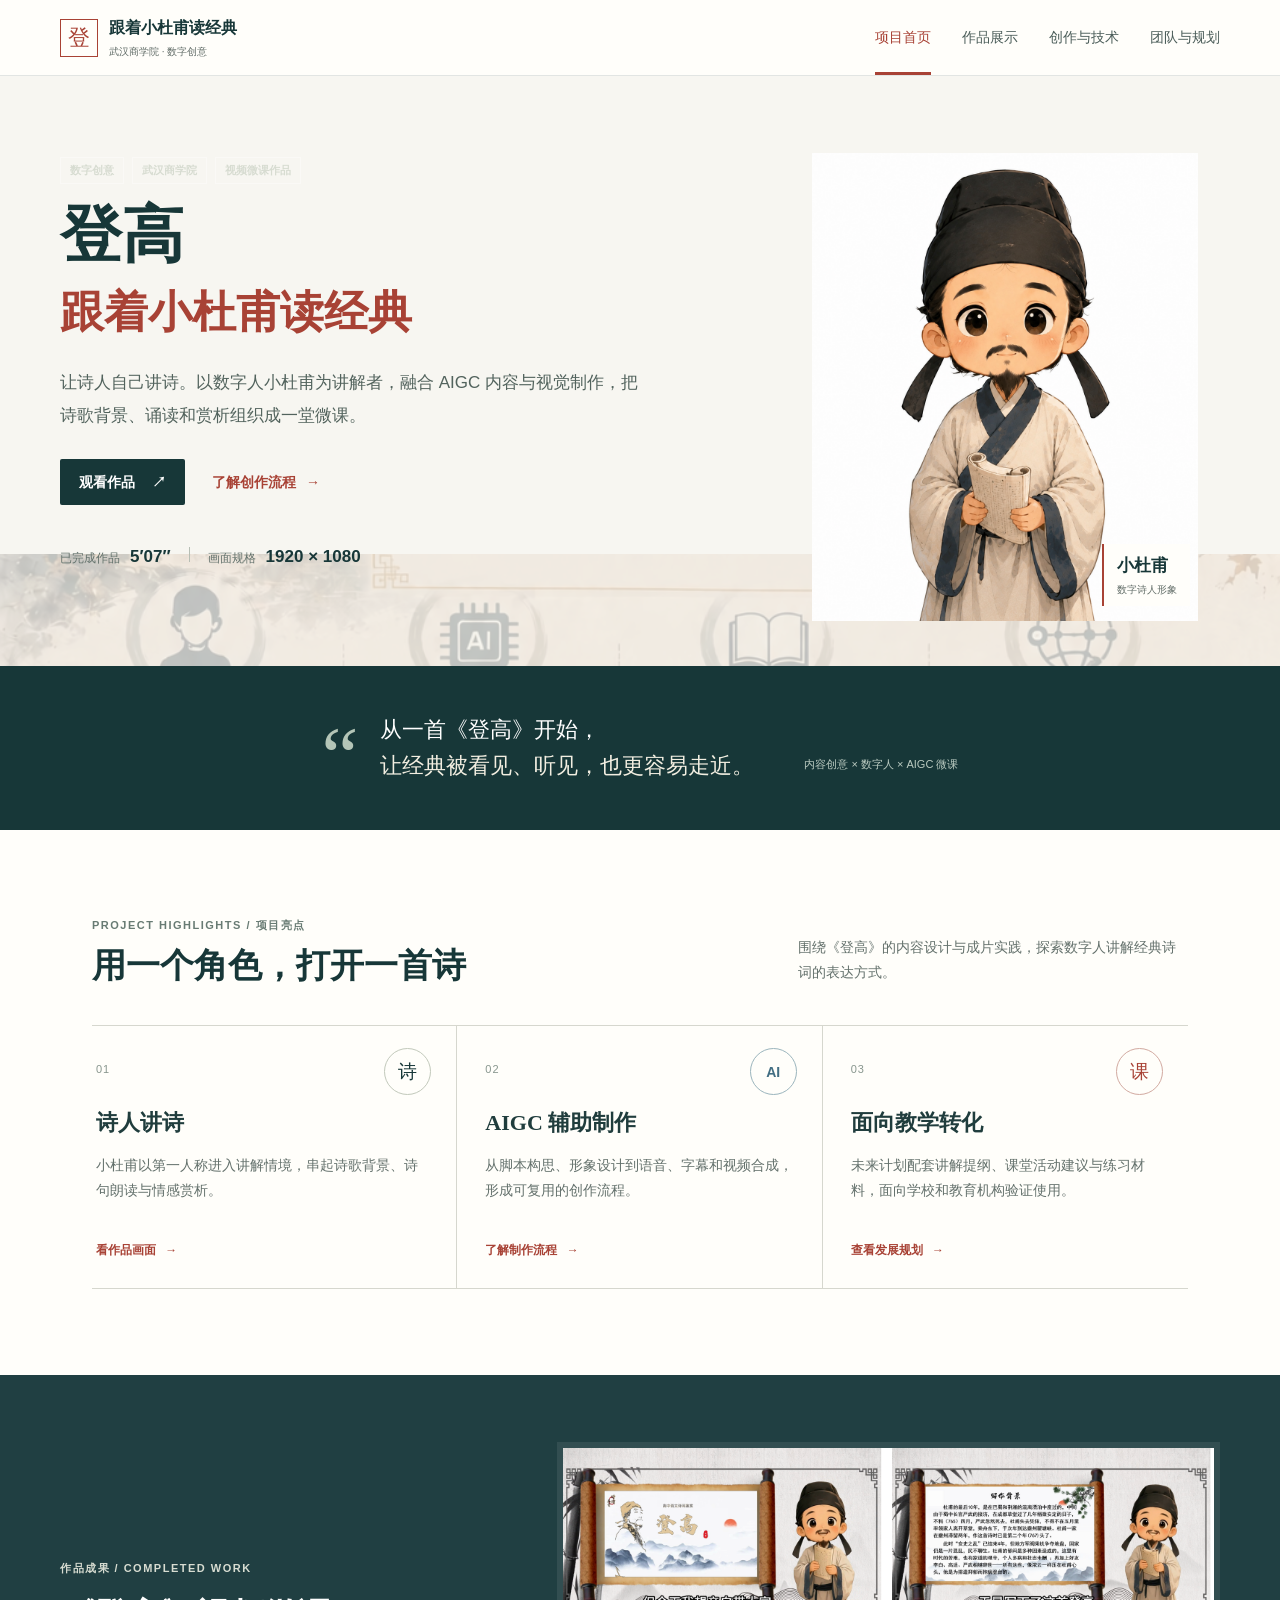
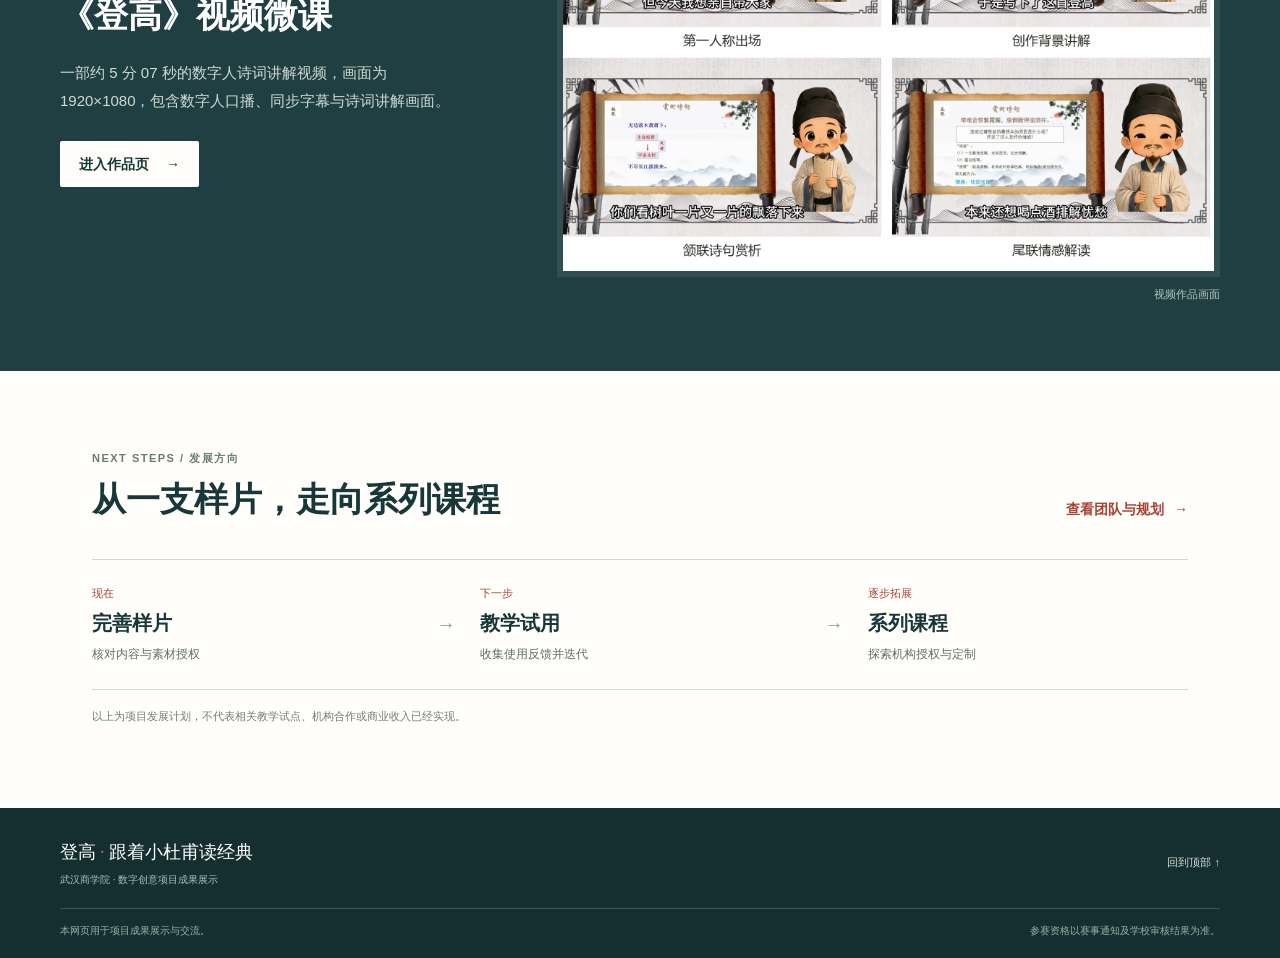
<file: index.html>
<!doctype html>
<html lang="zh-CN">
<head>
  <meta charset="utf-8">
  <meta name="viewport" content="width=device-width, initial-scale=1">
  <meta name="theme-color" content="#163b3b">
  <meta name="description" content="《登高——跟着小杜甫读经典》项目成果展示。以数字人小杜甫和 AIGC 制作流程，让经典诗词走进微课。">
  <link rel="icon" href="data:image/svg+xml,%3Csvg xmlns='http://www.w3.org/2000/svg' viewBox='0 0 64 64'%3E%3Crect x='3' y='3' width='58' height='58' fill='%23fffefa' stroke='%23a84235' stroke-width='3'/%3E%3Ctext x='32' y='44' text-anchor='middle' font-size='38' fill='%23a84235'%3E登%3C/text%3E%3C/svg%3E">
  <title>登高——跟着小杜甫读经典 | 项目成果展示</title>
  <link rel="stylesheet" href="css/style.css">
  <script src="js/main.js" defer></script>
</head>
<body>
  <a class="skip-link" href="#main">跳转到主要内容</a>
  <header class="site-header">
    <a class="brand" href="index.html" aria-label="登高项目首页">
      <span class="brand-seal" aria-hidden="true">登</span>
      <span><strong>跟着小杜甫读经典</strong><small>武汉商学院 · 数字创意</small></span>
    </a>
    <button class="menu-toggle" type="button" aria-expanded="false" aria-controls="site-nav" aria-label="打开导航菜单"><span></span><span></span></button>
    <nav class="site-nav" id="site-nav" aria-label="主导航">
      <a href="index.html">项目首页</a>
      <a href="work.html">作品展示</a>
      <a href="technology.html">创作与技术</a>
      <a href="team.html">团队与规划</a>
    </nav>
  </header>

  <main id="main">
    <section class="hero hero-home">
      <div class="hero-copy">
        <p class="eyebrow"><span>数字创意</span><span>武汉商学院</span><span>视频微课作品</span></p>
        <h1>登高<br><em>跟着小杜甫读经典</em></h1>
        <p class="hero-lede">让诗人自己讲诗。以数字人小杜甫为讲解者，融合 AIGC 内容与视觉制作，把诗歌背景、诵读和赏析组织成一堂微课。</p>
        <div class="hero-actions">
          <a class="button button-primary" href="work.html">观看作品 <span aria-hidden="true">↗</span></a>
          <a class="text-link" href="technology.html">了解创作流程 <span aria-hidden="true">→</span></a>
        </div>
        <div class="hero-meta"><span>已完成作品</span><strong>5′07″</strong><span class="meta-divider"></span><span>画面规格</span><strong>1920 × 1080</strong></div>
      </div>
      <figure class="hero-figure">
        <img src="assets/little-du-fu.png" alt="项目中使用的小杜甫数字人形象，身穿浅色唐代文士服饰、手持诗卷">
        <figcaption><span>小杜甫</span><span>数字诗人形象</span></figcaption>
      </figure>
      <div class="hero-poem" aria-hidden="true"><span>无边落木萧萧下</span><span>不尽长江滚滚来</span></div>
    </section>

    <section class="intro-band" aria-label="项目定位">
      <div class="intro-mark">“</div>
      <p>从一首《登高》开始，<br><strong>让经典被看见、听见，也更容易走近。</strong></p>
      <span class="intro-caption">内容创意 × 数字人 × AIGC 微课</span>
    </section>

    <section class="section section-padded">
      <div class="section-heading">
        <div><p class="eyebrow eyebrow-dark">PROJECT HIGHLIGHTS / 项目亮点</p><h2>用一个角色，打开一首诗</h2></div>
        <p class="section-intro">围绕《登高》的内容设计与成片实践，探索数字人讲解经典诗词的表达方式。</p>
      </div>
      <div class="feature-grid">
        <article class="feature-item">
          <span class="feature-no">01</span><span class="feature-symbol" aria-hidden="true">诗</span>
          <h3>诗人讲诗</h3><p>小杜甫以第一人称进入讲解情境，串起诗歌背景、诗句朗读与情感赏析。</p>
          <a href="work.html" class="subtle-link">看作品画面 <span aria-hidden="true">→</span></a>
        </article>
        <article class="feature-item">
          <span class="feature-no">02</span><span class="feature-symbol feature-symbol-blue" aria-hidden="true">AI</span>
          <h3>AIGC 辅助制作</h3><p>从脚本构思、形象设计到语音、字幕和视频合成，形成可复用的创作流程。</p>
          <a href="technology.html" class="subtle-link">了解制作流程 <span aria-hidden="true">→</span></a>
        </article>
        <article class="feature-item">
          <span class="feature-no">03</span><span class="feature-symbol feature-symbol-red" aria-hidden="true">课</span>
          <h3>面向教学转化</h3><p>未来计划配套讲解提纲、课堂活动建议与练习材料，面向学校和教育机构验证使用。</p>
          <a href="team.html#roadmap" class="subtle-link">查看发展规划 <span aria-hidden="true">→</span></a>
        </article>
      </div>
    </section>

    <section class="showcase-strip">
      <div class="showcase-copy">
        <p class="eyebrow">作品成果 / COMPLETED WORK</p><h2>《登高》视频微课</h2>
        <p>一部约 5 分 07 秒的数字人诗词讲解视频，画面为 1920×1080，包含数字人口播、同步字幕与诗词讲解画面。</p>
        <a class="button button-light" href="work.html">进入作品页 <span aria-hidden="true">→</span></a>
      </div>
      <figure class="showcase-image"><img src="assets/video-frames.png" alt="《登高》微课的四个实际画面：小杜甫出场、创作背景讲解、诗句赏析与情感解读"><figcaption>视频作品画面</figcaption></figure>
    </section>

    <section class="section section-padded section-next">
      <div class="section-heading">
        <div><p class="eyebrow eyebrow-dark">NEXT STEPS / 发展方向</p><h2>从一支样片，走向系列课程</h2></div>
        <a class="text-link" href="team.html#roadmap">查看团队与规划 <span aria-hidden="true">→</span></a>
      </div>
      <div class="next-steps">
        <div><span>现在</span><strong>完善样片</strong><small>核对内容与素材授权</small></div><i aria-hidden="true">→</i>
        <div><span>下一步</span><strong>教学试用</strong><small>收集使用反馈并迭代</small></div><i aria-hidden="true">→</i>
        <div><span>逐步拓展</span><strong>系列课程</strong><small>探索机构授权与定制</small></div>
      </div>
      <p class="planned-note">以上为项目发展计划，不代表相关教学试点、机构合作或商业收入已经实现。</p>
    </section>
  </main>

  <footer class="site-footer">
    <div class="footer-main"><div><a class="footer-brand" href="index.html">登高<span>·</span>跟着小杜甫读经典</a><p>武汉商学院 · 数字创意项目成果展示</p></div><a class="back-top" href="#main">回到顶部 ↑</a></div>
    <div class="footer-bottom"><span>本网页用于项目成果展示与交流。</span><span>参赛资格以赛事通知及学校审核结果为准。</span></div>
  </footer>
</body>
</html>
</file>
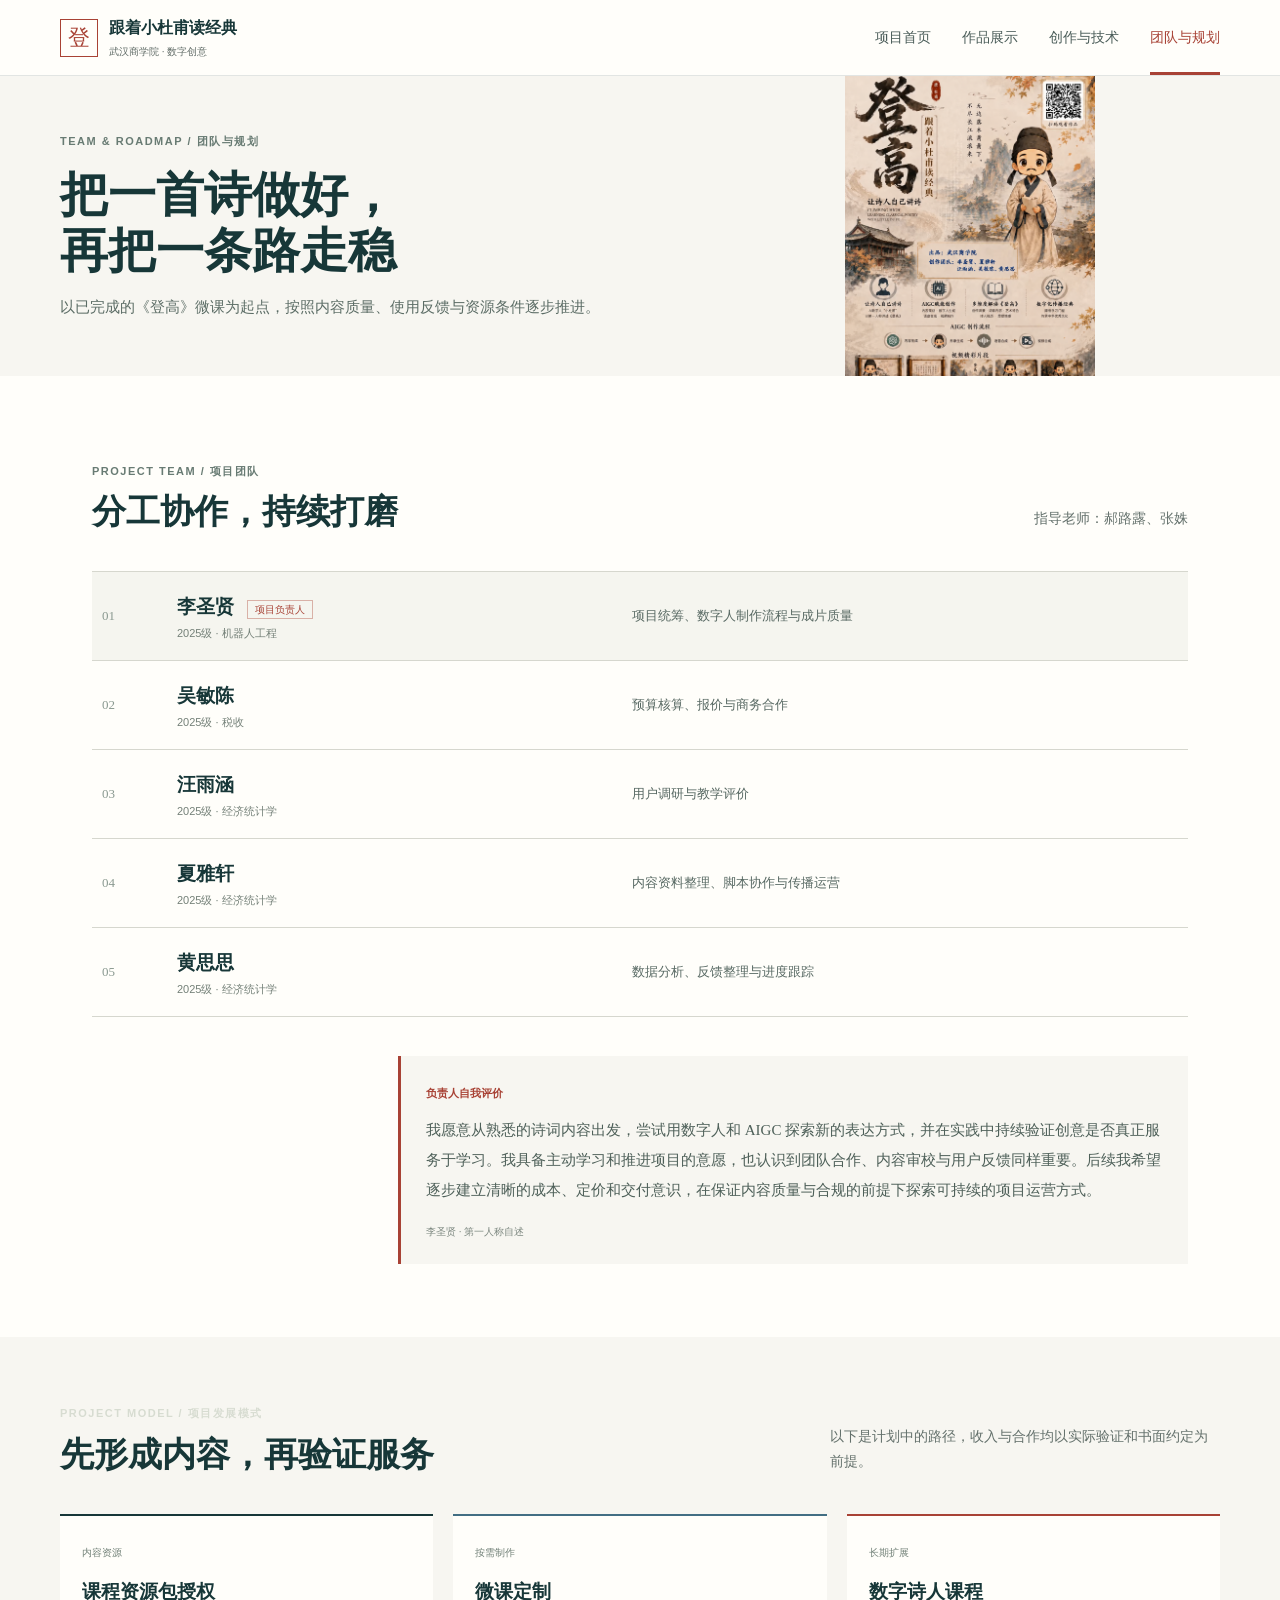
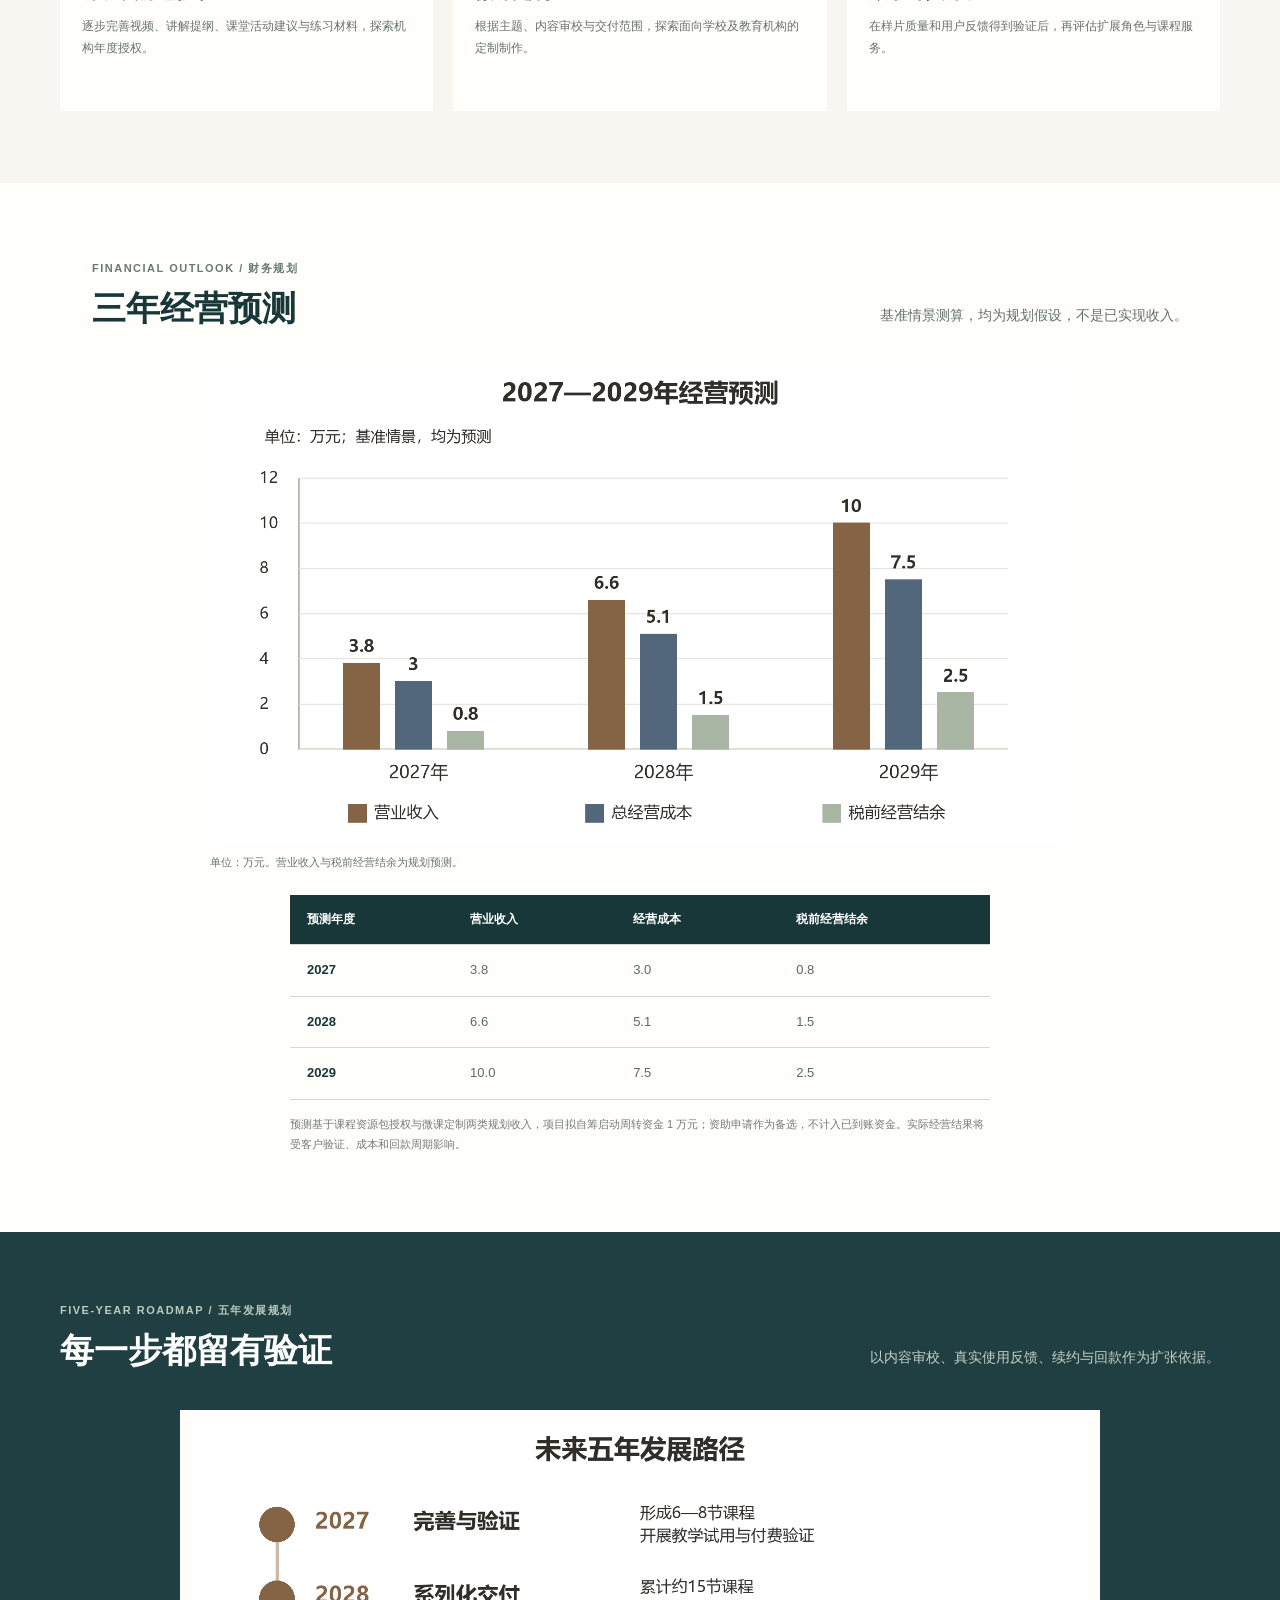
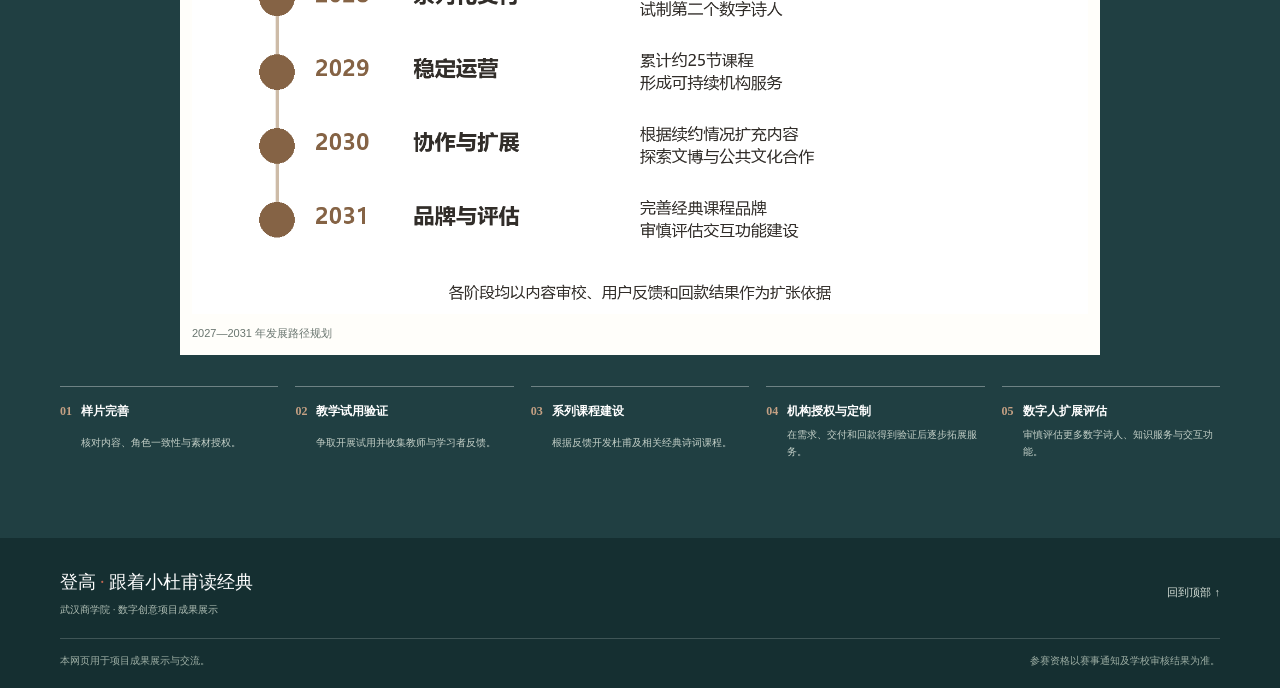
<file: team.html>
<!doctype html>
<html lang="zh-CN">
<head>
  <meta charset="utf-8"><meta name="viewport" content="width=device-width, initial-scale=1"><meta name="theme-color" content="#163b3b">
  <meta name="description" content="《登高——跟着小杜甫读经典》项目团队、发展规划与财务预测。">
  <link rel="icon" href="data:image/svg+xml,%3Csvg xmlns='http://www.w3.org/2000/svg' viewBox='0 0 64 64'%3E%3Crect x='3' y='3' width='58' height='58' fill='%23fffefa' stroke='%23a84235' stroke-width='3'/%3E%3Ctext x='32' y='44' text-anchor='middle' font-size='38' fill='%23a84235'%3E登%3C/text%3E%3C/svg%3E">
  <title>团队与规划 | 登高——跟着小杜甫读经典</title><link rel="stylesheet" href="css/style.css"><script src="js/main.js" defer></script>
</head>
<body>
  <a class="skip-link" href="#main">跳转到主要内容</a>
  <header class="site-header"><a class="brand" href="index.html" aria-label="登高项目首页"><span class="brand-seal" aria-hidden="true">登</span><span><strong>跟着小杜甫读经典</strong><small>武汉商学院 · 数字创意</small></span></a><button class="menu-toggle" type="button" aria-expanded="false" aria-controls="site-nav" aria-label="打开导航菜单"><span></span><span></span></button><nav class="site-nav" id="site-nav" aria-label="主导航"><a href="index.html">项目首页</a><a href="work.html">作品展示</a><a href="technology.html">创作与技术</a><a href="team.html">团队与规划</a></nav></header>
  <main id="main">
    <section class="page-hero page-hero-team"><p class="eyebrow eyebrow-dark">TEAM & ROADMAP / 团队与规划</p><h1>把一首诗做好，<br>再把一条路走稳</h1><p>以已完成的《登高》微课为起点，按照内容质量、使用反馈与资源条件逐步推进。</p></section>
    <section class="section section-padded team-section">
      <div class="section-heading"><div><p class="eyebrow eyebrow-dark">PROJECT TEAM / 项目团队</p><h2>分工协作，持续打磨</h2></div><p class="section-intro">指导老师：郝路露、张姝</p></div>
      <div class="team-list">
        <article class="member member-lead"><div class="member-index">01</div><div class="member-main"><h3>李圣贤 <span>项目负责人</span></h3><p>2025级 · 机器人工程</p></div><div class="member-role">项目统筹、数字人制作流程与成片质量</div></article>
        <article class="member"><div class="member-index">02</div><div class="member-main"><h3>吴敏陈</h3><p>2025级 · 税收</p></div><div class="member-role">预算核算、报价与商务合作</div></article>
        <article class="member"><div class="member-index">03</div><div class="member-main"><h3>汪雨涵</h3><p>2025级 · 经济统计学</p></div><div class="member-role">用户调研与教学评价</div></article>
        <article class="member"><div class="member-index">04</div><div class="member-main"><h3>夏雅轩</h3><p>2025级 · 经济统计学</p></div><div class="member-role">内容资料整理、脚本协作与传播运营</div></article>
        <article class="member"><div class="member-index">05</div><div class="member-main"><h3>黄思思</h3><p>2025级 · 经济统计学</p></div><div class="member-role">数据分析、反馈整理与进度跟踪</div></article>
      </div>
      <blockquote class="self-evaluation"><span>负责人自我评价</span><p>我愿意从熟悉的诗词内容出发，尝试用数字人和 AIGC 探索新的表达方式，并在实践中持续验证创意是否真正服务于学习。我具备主动学习和推进项目的意愿，也认识到团队合作、内容审校与用户反馈同样重要。后续我希望逐步建立清晰的成本、定价和交付意识，在保证内容质量与合规的前提下探索可持续的项目运营方式。</p><cite>李圣贤 · 第一人称自述</cite></blockquote>
    </section>
    <section class="business-band">
      <div class="section-heading"><div><p class="eyebrow">PROJECT MODEL / 项目发展模式</p><h2>先形成内容，再验证服务</h2></div><p class="section-intro">以下是计划中的路径，收入与合作均以实际验证和书面约定为前提。</p></div>
      <div class="business-grid"><article><span>内容资源</span><h3>课程资源包授权</h3><p>逐步完善视频、讲解提纲、课堂活动建议与练习材料，探索机构年度授权。</p></article><article><span>按需制作</span><h3>微课定制</h3><p>根据主题、内容审校与交付范围，探索面向学校及教育机构的定制制作。</p></article><article><span>长期扩展</span><h3>数字诗人课程</h3><p>在样片质量和用户反馈得到验证后，再评估扩展角色与课程服务。</p></article></div>
    </section>
    <section class="section section-padded finance-section">
      <div class="section-heading"><div><p class="eyebrow eyebrow-dark">FINANCIAL OUTLOOK / 财务规划</p><h2>三年经营预测</h2></div><p class="section-intro">基准情景测算，均为规划假设，不是已实现收入。</p></div>
      <figure class="wide-figure finance-figure"><img src="assets/finance.png" alt="2027至2029年财务预测图，营业收入分别为3.8万元、6.6万元、10万元，税前经营结余分别为0.8万元、1.5万元、2.5万元"><figcaption>单位：万元。营业收入与税前经营结余为规划预测。</figcaption></figure>
      <div class="forecast-table-wrap"><table class="forecast-table"><thead><tr><th>预测年度</th><th>营业收入</th><th>经营成本</th><th>税前经营结余</th></tr></thead><tbody><tr><th>2027</th><td>3.8</td><td>3.0</td><td>0.8</td></tr><tr><th>2028</th><td>6.6</td><td>5.1</td><td>1.5</td></tr><tr><th>2029</th><td>10.0</td><td>7.5</td><td>2.5</td></tr></tbody></table></div>
      <p class="planned-note">预测基于课程资源包授权与微课定制两类规划收入，项目拟自筹启动周转资金 1 万元；资助申请作为备选，不计入已到账资金。实际经营结果将受客户验证、成本和回款周期影响。</p>
    </section>
    <section class="roadmap-section" id="roadmap">
      <div class="section-heading"><div><p class="eyebrow">FIVE-YEAR ROADMAP / 五年发展规划</p><h2>每一步都留有验证</h2></div><p class="section-intro">以内容审校、真实使用反馈、续约与回款作为扩张依据。</p></div>
      <figure class="wide-figure timeline-figure"><img src="assets/timeline.png" alt="2027至2031年项目发展时间轴：完善与验证、系列化交付、稳定运营、协作扩展、品牌与评估"><figcaption>2027—2031 年发展路径规划</figcaption></figure>
      <div class="roadmap-list"><div><b>01</b><span><strong>样片完善</strong><small>核对内容、角色一致性与素材授权。</small></span></div><div><b>02</b><span><strong>教学试用验证</strong><small>争取开展试用并收集教师与学习者反馈。</small></span></div><div><b>03</b><span><strong>系列课程建设</strong><small>根据反馈开发杜甫及相关经典诗词课程。</small></span></div><div><b>04</b><span><strong>机构授权与定制</strong><small>在需求、交付和回款得到验证后逐步拓展服务。</small></span></div><div><b>05</b><span><strong>数字人扩展评估</strong><small>审慎评估更多数字诗人、知识服务与交互功能。</small></span></div></div>
    </section>
  </main>
  <footer class="site-footer"><div class="footer-main"><div><a class="footer-brand" href="index.html">登高<span>·</span>跟着小杜甫读经典</a><p>武汉商学院 · 数字创意项目成果展示</p></div><a class="back-top" href="#main">回到顶部 ↑</a></div><div class="footer-bottom"><span>本网页用于项目成果展示与交流。</span><span>参赛资格以赛事通知及学校审核结果为准。</span></div></footer>
</body>
</html>
</file>
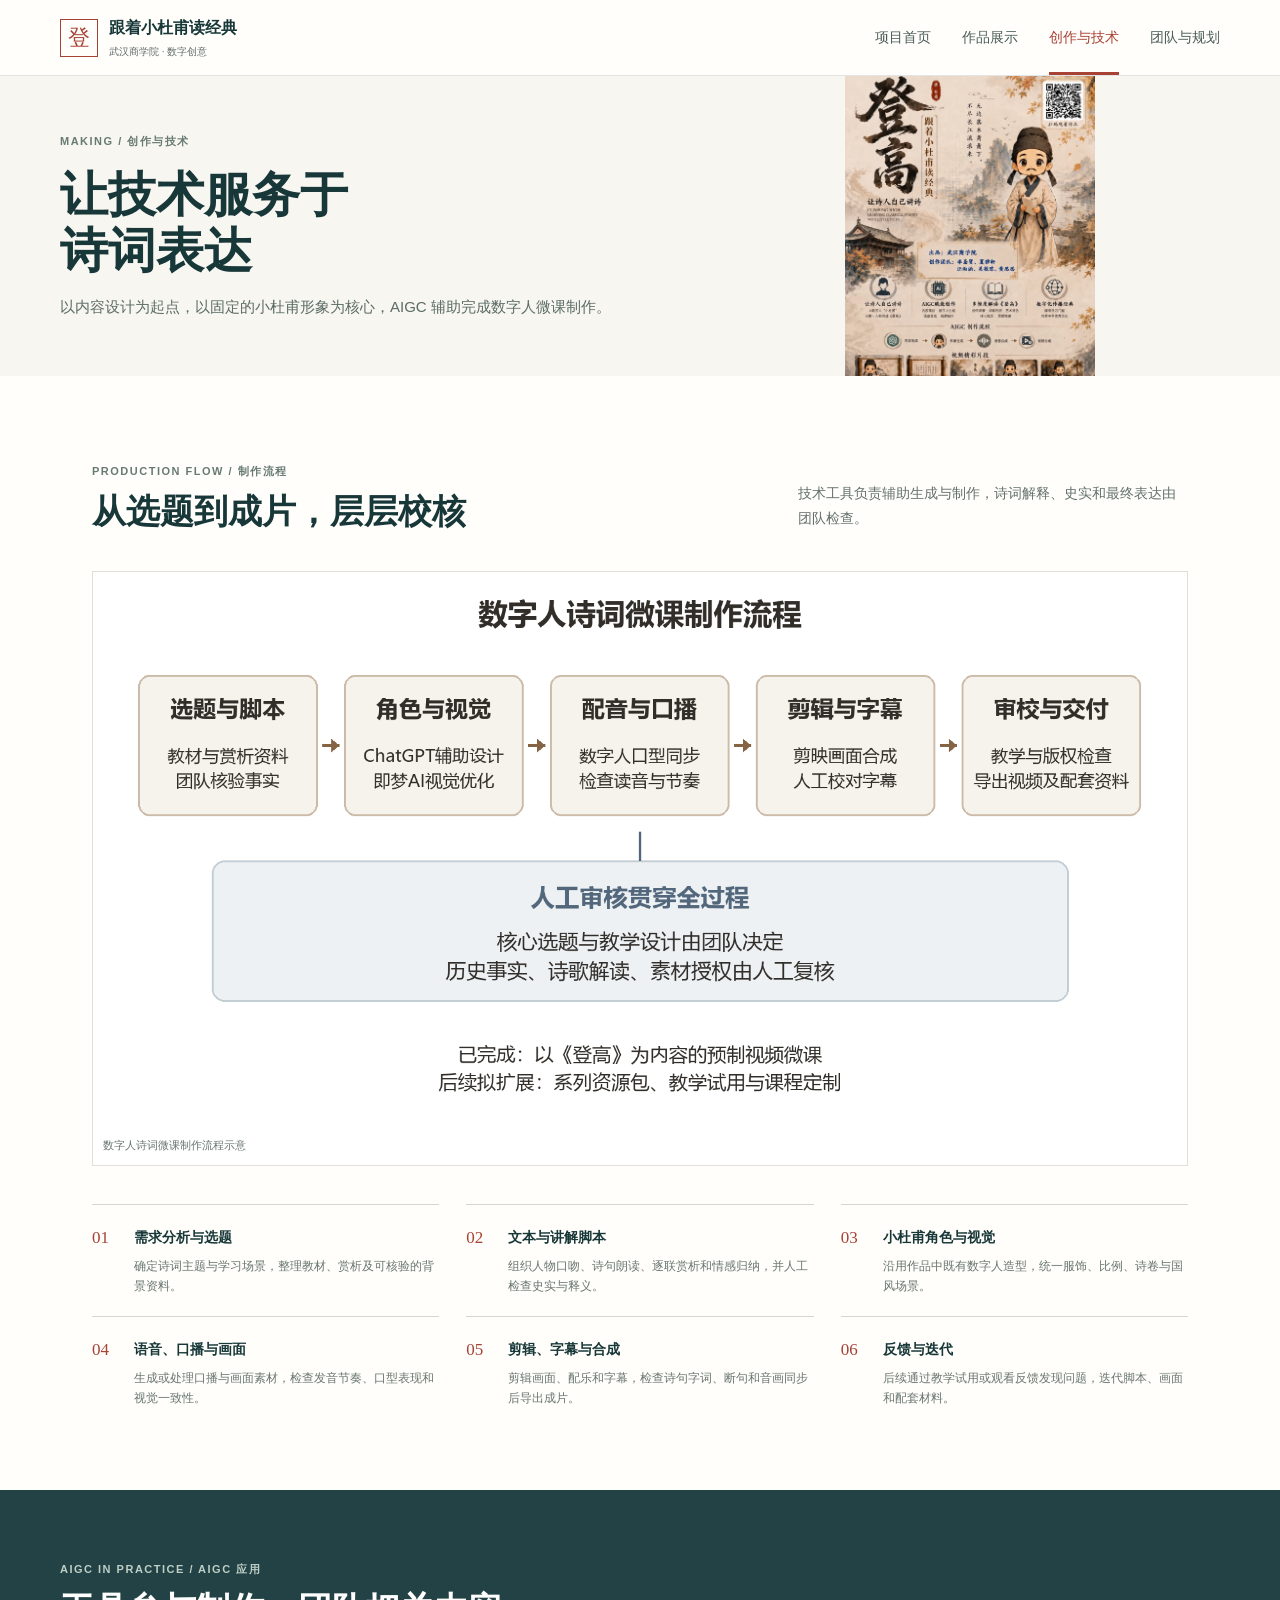
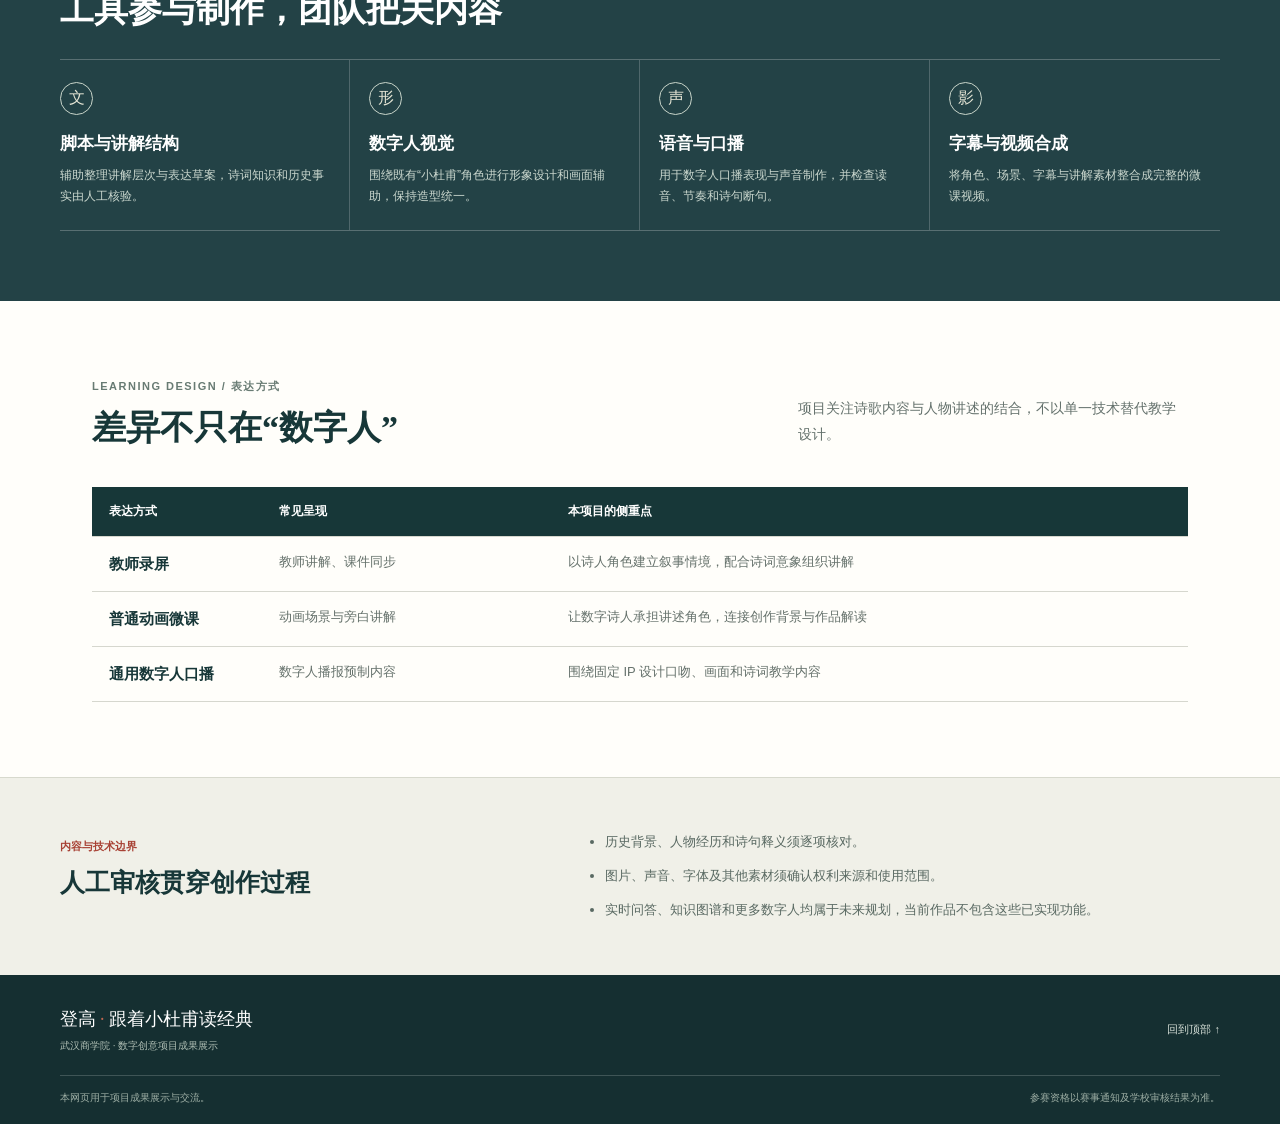
<file: technology.html>
<!doctype html>
<html lang="zh-CN">
<head>
  <meta charset="utf-8"><meta name="viewport" content="width=device-width, initial-scale=1"><meta name="theme-color" content="#163b3b">
  <meta name="description" content="了解数字人小杜甫诗词微课的 AIGC 创作流程、技术应用与内容审核边界。">
  <link rel="icon" href="data:image/svg+xml,%3Csvg xmlns='http://www.w3.org/2000/svg' viewBox='0 0 64 64'%3E%3Crect x='3' y='3' width='58' height='58' fill='%23fffefa' stroke='%23a84235' stroke-width='3'/%3E%3Ctext x='32' y='44' text-anchor='middle' font-size='38' fill='%23a84235'%3E登%3C/text%3E%3C/svg%3E">
  <title>创作与技术 | 登高——跟着小杜甫读经典</title><link rel="stylesheet" href="css/style.css"><script src="js/main.js" defer></script>
</head>
<body>
  <a class="skip-link" href="#main">跳转到主要内容</a>
  <header class="site-header"><a class="brand" href="index.html" aria-label="登高项目首页"><span class="brand-seal" aria-hidden="true">登</span><span><strong>跟着小杜甫读经典</strong><small>武汉商学院 · 数字创意</small></span></a><button class="menu-toggle" type="button" aria-expanded="false" aria-controls="site-nav" aria-label="打开导航菜单"><span></span><span></span></button><nav class="site-nav" id="site-nav" aria-label="主导航"><a href="index.html">项目首页</a><a href="work.html">作品展示</a><a href="technology.html">创作与技术</a><a href="team.html">团队与规划</a></nav></header>
  <main id="main">
    <section class="page-hero page-hero-tech"><p class="eyebrow eyebrow-dark">MAKING / 创作与技术</p><h1>让技术服务于<br>诗词表达</h1><p>以内容设计为起点，以固定的小杜甫形象为核心，AIGC 辅助完成数字人微课制作。</p></section>
    <section class="section section-padded workflow-section">
      <div class="section-heading"><div><p class="eyebrow eyebrow-dark">PRODUCTION FLOW / 制作流程</p><h2>从选题到成片，层层校核</h2></div><p class="section-intro">技术工具负责辅助生成与制作，诗词解释、史实和最终表达由团队检查。</p></div>
      <figure class="wide-figure workflow-image"><img src="assets/workflow.png" alt="数字人诗词微课制作流程图：选题与脚本、角色与视觉、配音与口播、剪辑与字幕、审校与交付，并由人工审核贯穿全程"><figcaption>数字人诗词微课制作流程示意</figcaption></figure>
      <ol class="workflow-list">
        <li><span>01</span><div><strong>需求分析与选题</strong><p>确定诗词主题与学习场景，整理教材、赏析及可核验的背景资料。</p></div></li>
        <li><span>02</span><div><strong>文本与讲解脚本</strong><p>组织人物口吻、诗句朗读、逐联赏析和情感归纳，并人工检查史实与释义。</p></div></li>
        <li><span>03</span><div><strong>小杜甫角色与视觉</strong><p>沿用作品中既有数字人造型，统一服饰、比例、诗卷与国风场景。</p></div></li>
        <li><span>04</span><div><strong>语音、口播与画面</strong><p>生成或处理口播与画面素材，检查发音节奏、口型表现和视觉一致性。</p></div></li>
        <li><span>05</span><div><strong>剪辑、字幕与合成</strong><p>剪辑画面、配乐和字幕，检查诗句字词、断句和音画同步后导出成片。</p></div></li>
        <li><span>06</span><div><strong>反馈与迭代</strong><p>后续通过教学试用或观看反馈发现问题，迭代脚本、画面和配套材料。</p></div></li>
      </ol>
    </section>
    <section class="tool-band">
      <div class="section-heading"><div><p class="eyebrow">AIGC IN PRACTICE / AIGC 应用</p><h2>工具参与制作，团队把关内容</h2></div></div>
      <div class="tool-grid">
        <article><b>文</b><h3>脚本与讲解结构</h3><p>辅助整理讲解层次与表达草案，诗词知识和历史事实由人工核验。</p></article>
        <article><b>形</b><h3>数字人视觉</h3><p>围绕既有“小杜甫”角色进行形象设计和画面辅助，保持造型统一。</p></article>
        <article><b>声</b><h3>语音与口播</h3><p>用于数字人口播表现与声音制作，并检查读音、节奏和诗句断句。</p></article>
        <article><b>影</b><h3>字幕与视频合成</h3><p>将角色、场景、字幕与讲解素材整合成完整的微课视频。</p></article>
      </div>
    </section>
    <section class="section section-padded comparison-section">
      <div class="section-heading"><div><p class="eyebrow eyebrow-dark">LEARNING DESIGN / 表达方式</p><h2>差异不只在“数字人”</h2></div><p class="section-intro">项目关注诗歌内容与人物讲述的结合，不以单一技术替代教学设计。</p></div>
      <div class="comparison-table-wrap"><table class="comparison-table"><thead><tr><th>表达方式</th><th>常见呈现</th><th>本项目的侧重点</th></tr></thead><tbody><tr><th>教师录屏</th><td>教师讲解、课件同步</td><td>以诗人角色建立叙事情境，配合诗词意象组织讲解</td></tr><tr><th>普通动画微课</th><td>动画场景与旁白讲解</td><td>让数字诗人承担讲述角色，连接创作背景与作品解读</td></tr><tr><th>通用数字人口播</th><td>数字人播报预制内容</td><td>围绕固定 IP 设计口吻、画面和诗词教学内容</td></tr></tbody></table></div>
    </section>
    <section class="review-callout"><div><span class="callout-label">内容与技术边界</span><h2>人工审核贯穿创作过程</h2></div><ul><li>历史背景、人物经历和诗句释义须逐项核对。</li><li>图片、声音、字体及其他素材须确认权利来源和使用范围。</li><li>实时问答、知识图谱和更多数字人均属于未来规划，当前作品不包含这些已实现功能。</li></ul></section>
  </main>
  <footer class="site-footer"><div class="footer-main"><div><a class="footer-brand" href="index.html">登高<span>·</span>跟着小杜甫读经典</a><p>武汉商学院 · 数字创意项目成果展示</p></div><a class="back-top" href="#main">回到顶部 ↑</a></div><div class="footer-bottom"><span>本网页用于项目成果展示与交流。</span><span>参赛资格以赛事通知及学校审核结果为准。</span></div></footer>
</body>
</html>
</file>
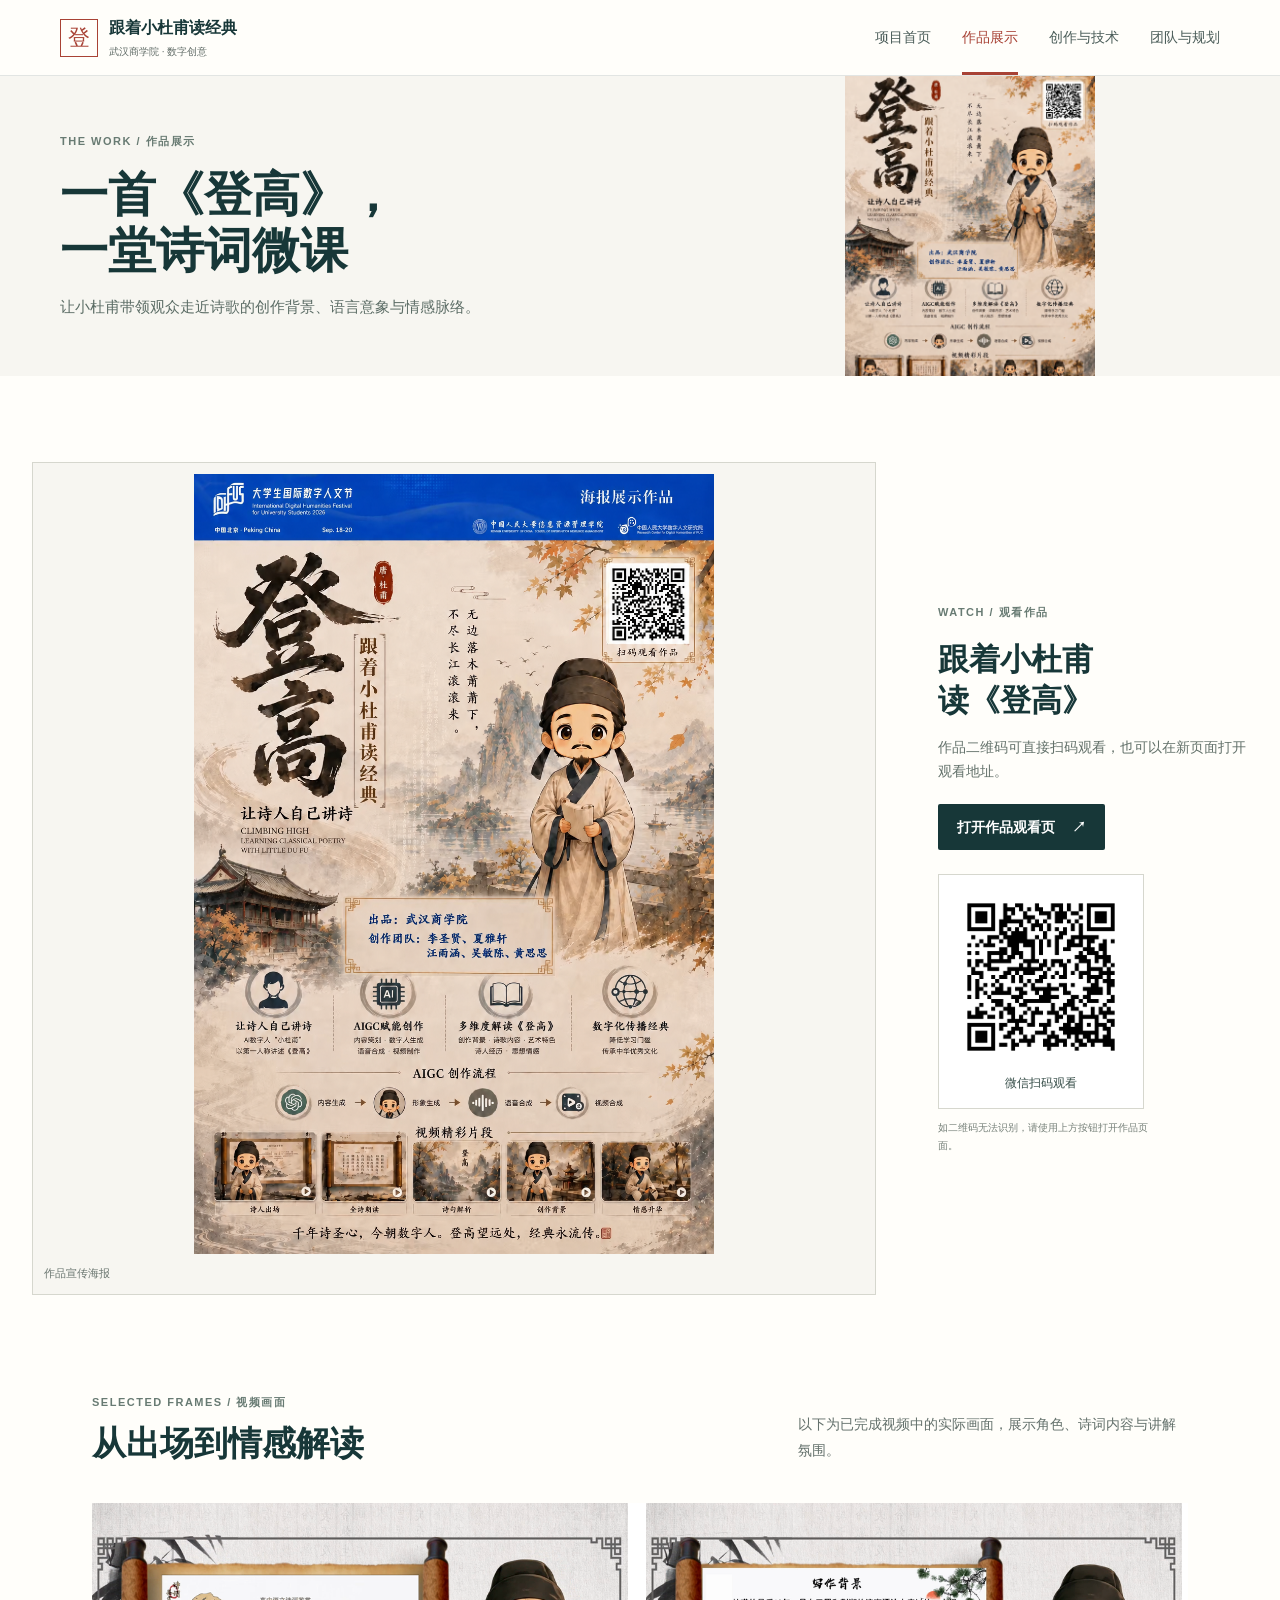
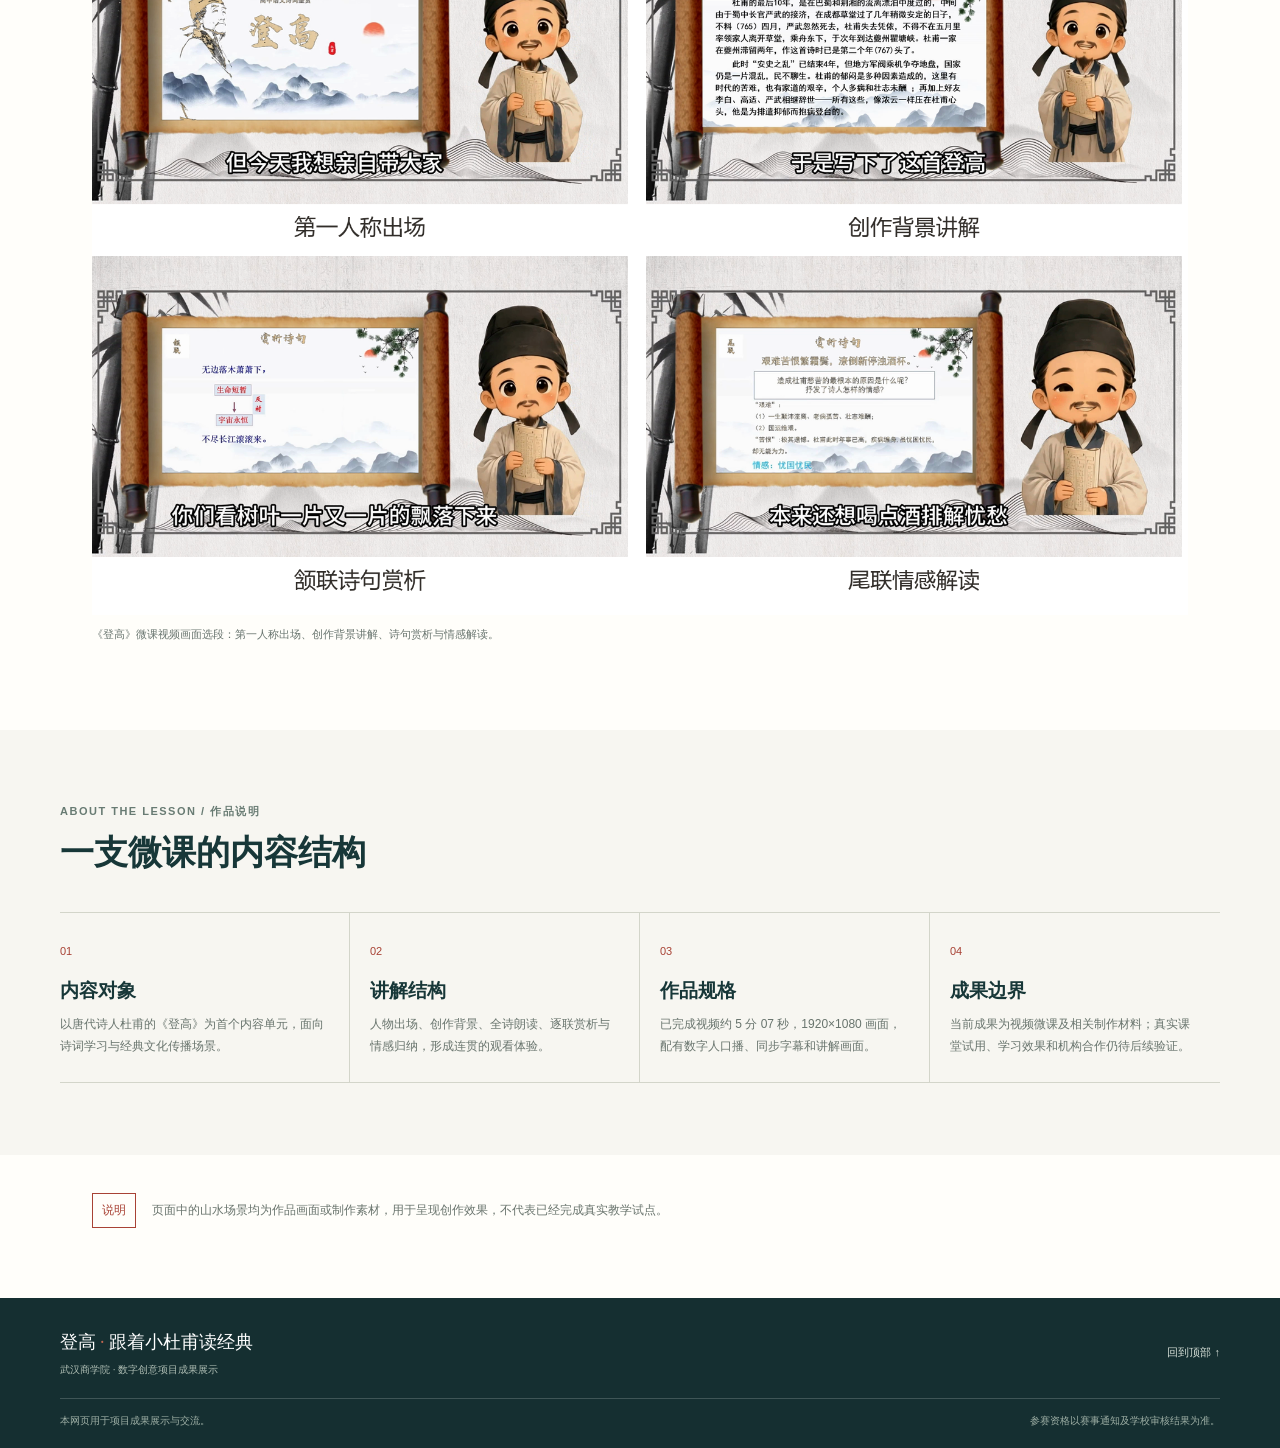
<file: work.html>
<!doctype html>
<html lang="zh-CN">
<head>
  <meta charset="utf-8"><meta name="viewport" content="width=device-width, initial-scale=1"><meta name="theme-color" content="#163b3b">
  <meta name="description" content="观看《登高——跟着小杜甫读经典》视频微课，查看作品海报、二维码与实际画面。">
  <link rel="icon" href="data:image/svg+xml,%3Csvg xmlns='http://www.w3.org/2000/svg' viewBox='0 0 64 64'%3E%3Crect x='3' y='3' width='58' height='58' fill='%23fffefa' stroke='%23a84235' stroke-width='3'/%3E%3Ctext x='32' y='44' text-anchor='middle' font-size='38' fill='%23a84235'%3E登%3C/text%3E%3C/svg%3E">
  <title>作品展示 | 登高——跟着小杜甫读经典</title><link rel="stylesheet" href="css/style.css"><script src="js/main.js" defer></script>
</head>
<body>
  <a class="skip-link" href="#main">跳转到主要内容</a>
  <header class="site-header"><a class="brand" href="index.html" aria-label="登高项目首页"><span class="brand-seal" aria-hidden="true">登</span><span><strong>跟着小杜甫读经典</strong><small>武汉商学院 · 数字创意</small></span></a><button class="menu-toggle" type="button" aria-expanded="false" aria-controls="site-nav" aria-label="打开导航菜单"><span></span><span></span></button><nav class="site-nav" id="site-nav" aria-label="主导航"><a href="index.html">项目首页</a><a href="work.html">作品展示</a><a href="technology.html">创作与技术</a><a href="team.html">团队与规划</a></nav></header>
  <main id="main">
    <section class="page-hero page-hero-work"><p class="eyebrow eyebrow-dark">THE WORK / 作品展示</p><h1>一首《登高》，<br>一堂诗词微课</h1><p>让小杜甫带领观众走近诗歌的创作背景、语言意象与情感脉络。</p></section>
    <section class="work-feature section-padded">
      <figure class="poster-figure"><img src="assets/poster.png" alt="《登高——跟着小杜甫读经典》作品宣传海报，展示小杜甫形象、诗词主题和扫码观看区域"><figcaption>作品宣传海报</figcaption></figure>
      <div class="watch-panel"><p class="eyebrow eyebrow-dark">WATCH / 观看作品</p><h2>跟着小杜甫<br>读《登高》</h2><p>作品二维码可直接扫码观看，也可以在新页面打开观看地址。</p><a class="button button-primary" href="https://wxxcx.sao1sao.top/a/O8kgm6G/" target="_blank" rel="noopener noreferrer">打开作品观看页 <span aria-hidden="true">↗</span></a><div class="qr-frame"><img src="assets/qr-code.png" alt="扫码观看《登高——跟着小杜甫读经典》视频作品二维码"><span>微信扫码观看</span></div><small class="qr-note">如二维码无法识别，请使用上方按钮打开作品页面。</small></div>
    </section>
    <section class="section section-padded gallery-section">
      <div class="section-heading"><div><p class="eyebrow eyebrow-dark">SELECTED FRAMES / 视频画面</p><h2>从出场到情感解读</h2></div><p class="section-intro">以下为已完成视频中的实际画面，展示角色、诗词内容与讲解氛围。</p></div>
      <figure class="wide-figure"><img src="assets/video-frames.png" alt="已完成视频的四个画面拼图：第一人称出场、创作背景讲解、颔联赏析、尾联情感解读"><figcaption>《登高》微课视频画面选段：第一人称出场、创作背景讲解、诗句赏析与情感解读。</figcaption></figure>
    </section>
    <section class="work-details">
      <div class="section-heading"><div><p class="eyebrow eyebrow-dark">ABOUT THE LESSON / 作品说明</p><h2>一支微课的内容结构</h2></div></div>
      <div class="lesson-grid">
        <article><span>01</span><h3>内容对象</h3><p>以唐代诗人杜甫的《登高》为首个内容单元，面向诗词学习与经典文化传播场景。</p></article>
        <article><span>02</span><h3>讲解结构</h3><p>人物出场、创作背景、全诗朗读、逐联赏析与情感归纳，形成连贯的观看体验。</p></article>
        <article><span>03</span><h3>作品规格</h3><p>已完成视频约 5 分 07 秒，1920×1080 画面，配有数字人口播、同步字幕和讲解画面。</p></article>
        <article><span>04</span><h3>成果边界</h3><p>当前成果为视频微课及相关制作材料；真实课堂试用、学习效果和机构合作仍待后续验证。</p></article>
      </div>
    </section>
    <aside class="editorial-note"><span class="note-seal">说明</span><p>页面中的山水场景均为作品画面或制作素材，用于呈现创作效果，不代表已经完成真实教学试点。</p></aside>
  </main>
  <footer class="site-footer"><div class="footer-main"><div><a class="footer-brand" href="index.html">登高<span>·</span>跟着小杜甫读经典</a><p>武汉商学院 · 数字创意项目成果展示</p></div><a class="back-top" href="#main">回到顶部 ↑</a></div><div class="footer-bottom"><span>本网页用于项目成果展示与交流。</span><span>参赛资格以赛事通知及学校审核结果为准。</span></div></footer>
</body>
</html>
</file>
<file: css/style.css>
@charset "UTF-8";

:root {
  --ink: #173738;
  --ink-soft: #315354;
  --blue: #426e83;
  --red: #a84235;
  --paper: #f7f6f1;
  --paper-deep: #eeece3;
  --white: #fffefa;
  --line: #d6d7ce;
  --muted: #626d68;
  --content: 1160px;
}

* { box-sizing: border-box; }
html { scroll-behavior: smooth; scroll-padding-top: 86px; }
body { margin: 0; color: #203332; background: var(--white); font-family: "Noto Sans CJK SC", "Microsoft YaHei", "PingFang SC", sans-serif; font-size: 16px; line-height: 1.75; }
img { display: block; max-width: 100%; height: auto; }
a { color: inherit; }
button, a { -webkit-tap-highlight-color: transparent; }
a:focus-visible, button:focus-visible { outline: 3px solid #c65a47; outline-offset: 4px; }
.skip-link { position: absolute; left: 12px; top: -60px; z-index: 100; padding: 8px 14px; color: #fff; background: var(--ink); }
.skip-link:focus { top: 10px; }

.site-header { height: 76px; position: sticky; top: 0; z-index: 20; display: flex; align-items: center; justify-content: space-between; padding: 0 max(32px, calc((100% - var(--content)) / 2)); background: rgba(255, 254, 250, .96); border-bottom: 1px solid rgba(23, 55, 56, .12); backdrop-filter: blur(12px); }
.brand { display: flex; align-items: center; gap: 11px; color: var(--ink); text-decoration: none; }
.brand-seal { width: 38px; height: 38px; display: grid; place-items: center; border: 1px solid var(--red); color: var(--red); font-family: serif; font-size: 22px; line-height: 1; }
.brand strong, .brand small { display: block; }
.brand strong { font-family: serif; font-size: 16px; font-weight: 700; }
.brand small { margin-top: 1px; color: var(--muted); font-size: 10px; letter-spacing: 0; }
.site-nav { display: flex; align-items: center; gap: 31px; height: 100%; }
.site-nav a { position: relative; display: flex; height: 100%; align-items: center; color: #4b5d59; font-size: 14px; text-decoration: none; transition: color .18s ease; }
.site-nav a:hover, .site-nav a[aria-current="page"] { color: var(--red); }
.site-nav a[aria-current="page"]::after { content: ""; position: absolute; bottom: 0; left: 0; right: 0; height: 3px; background: var(--red); }
.menu-toggle { display: none; }

.hero { min-height: 590px; position: relative; display: grid; grid-template-columns: minmax(0, 1fr) 430px; align-items: center; overflow: hidden; padding: 45px max(32px, calc((100% - var(--content)) / 2)); background: var(--paper); }
.hero::before { content: ""; position: absolute; left: 0; right: 0; bottom: 0; height: 112px; opacity: .26; background: url("../assets/poster.png") center 66% / cover no-repeat; mix-blend-mode: multiply; }
.hero-copy { position: relative; z-index: 2; max-width: 670px; padding-bottom: 13px; }
.eyebrow { margin: 0 0 16px; color: #d7dcd1; font-size: 11px; font-weight: 700; letter-spacing: 1.5px; }
.eyebrow span { display: inline-block; margin-right: 8px; padding: 3px 9px; border: 1px solid rgba(255,255,255,.32); letter-spacing: 0; }
.eyebrow-dark { color: #687b73; }
.hero h1, .page-hero h1 { margin: 0; color: var(--ink); font-family: "STSong", "Songti SC", serif; font-size: 62px; font-weight: 600; line-height: 1.15; letter-spacing: 0; }
.hero h1 em { color: var(--red); font-size: 44px; font-style: normal; }
.hero-lede { max-width: 590px; margin: 23px 0 27px; color: #52635d; font-size: 17px; line-height: 1.95; }
.hero-actions { display: flex; align-items: center; gap: 27px; }
.button { min-height: 46px; display: inline-flex; align-items: center; justify-content: center; gap: 17px; padding: 10px 18px; border: 1px solid transparent; border-radius: 2px; font-size: 14px; font-weight: 600; text-decoration: none; transition: transform .18s ease, background .18s ease; }
.button:hover { transform: translateY(-2px); }
.button-primary { color: #fff; background: var(--ink); }
.button-primary:hover { background: #245051; }
.button-light { color: var(--ink); background: #fffefa; }
.button-light:hover { background: #e9ece5; }
.text-link, .subtle-link { color: var(--red); font-size: 14px; font-weight: 600; text-decoration: none; }
.text-link span, .subtle-link span { display: inline-block; margin-left: 6px; transition: transform .18s ease; }
.text-link:hover span, .subtle-link:hover span { transform: translateX(4px); }
.hero-meta { display: flex; align-items: baseline; gap: 10px; margin-top: 37px; color: #62716b; font-size: 12px; }
.hero-meta strong { color: var(--ink); font-size: 17px; font-weight: 700; }
.meta-divider { width: 1px; height: 15px; margin: 0 8px; background: #b7beb4; }
.hero-figure { width: 386px; height: 468px; position: relative; z-index: 1; justify-self: center; align-self: end; margin: 0; overflow: hidden; }
.hero-figure img { width: 100%; height: 100%; object-fit: cover; object-position: center 24%; mix-blend-mode: multiply; }
.hero-figure figcaption { position: absolute; right: 8px; bottom: 15px; display: grid; gap: 0; padding: 7px 13px 8px; color: var(--ink); background: rgba(255,254,250,.88); border-left: 2px solid var(--red); }
.hero-figure figcaption span:first-child { font-family: serif; font-size: 17px; font-weight: 700; }
.hero-figure figcaption span:last-child { color: var(--muted); font-size: 10px; }
.hero-poem { position: absolute; top: 66px; right: 7.2%; display: flex; gap: 12px; color: rgba(23,55,56,.14); font-family: serif; font-size: 18px; writing-mode: vertical-rl; }

.intro-band { min-height: 164px; display: flex; align-items: center; justify-content: center; gap: 22px; padding: 28px; color: #fff; background: var(--ink); text-align: left; }
.intro-mark { height: 66px; color: #b4c5b7; font-family: Georgia, serif; font-size: 83px; line-height: 1; }
.intro-band p { margin: 0; font-family: serif; font-size: 22px; line-height: 1.65; }
.intro-band strong { color: #f2eee1; font-weight: 500; }
.intro-caption { align-self: flex-end; margin: 0 0 28px 28px; color: #bbcbc1; font-size: 11px; }
.section { max-width: var(--content); margin: 0 auto; }
.section-padded { padding: 86px 32px; }
.section-heading { display: flex; align-items: end; justify-content: space-between; gap: 35px; margin-bottom: 37px; }
.section-heading .eyebrow { margin-bottom: 9px; }
.section-heading h2, .showcase-copy h2, .watch-panel h2, .tool-band h2, .review-callout h2 { margin: 0; color: var(--ink); font-family: "STSong", "Songti SC", serif; font-size: 34px; font-weight: 600; line-height: 1.3; }
.section-intro { max-width: 390px; margin: 0 0 3px; color: #64716c; font-size: 14px; line-height: 1.8; }
.feature-grid { display: grid; grid-template-columns: repeat(3, 1fr); border-top: 1px solid var(--line); border-bottom: 1px solid var(--line); }
.feature-item { position: relative; min-height: 255px; padding: 28px 28px 25px; border-right: 1px solid var(--line); }
.feature-item:first-child { padding-left: 4px; }
.feature-item:last-child { border: 0; }
.feature-no { color: #88968e; font-size: 11px; letter-spacing: 1px; }
.feature-symbol { position: absolute; top: 22px; right: 25px; width: 47px; height: 47px; display: grid; place-items: center; border: 1px solid #c2c9bb; border-radius: 50%; color: var(--ink); font-family: serif; font-size: 19px; }
.feature-symbol-blue { color: var(--blue); border-color: #9bb5bd; font-family: sans-serif; font-size: 14px; font-weight: 700; }
.feature-symbol-red { color: var(--red); border-color: #d2aaa1; }
.feature-item h3 { margin: 22px 0 10px; color: #203d3d; font-family: serif; font-size: 22px; }
.feature-item p { min-height: 64px; margin: 0 0 18px; color: #64716c; font-size: 14px; line-height: 1.8; }
.subtle-link { font-size: 12px; }
.showcase-strip { display: grid; grid-template-columns: minmax(260px, .8fr) minmax(0, 1.2fr); align-items: center; gap: 55px; padding: 67px max(32px, calc((100% - var(--content)) / 2)); color: #f3f1e8; background: #203f42; }
.showcase-copy { max-width: 420px; }
.showcase-copy h2 { color: #fff; }
.showcase-copy > p:not(.eyebrow) { margin: 20px 0 25px; color: #d1dbd2; font-size: 15px; line-height: 1.9; }
.showcase-image { margin: 0; }
.showcase-image img { width: 100%; border: 6px solid rgba(255,255,255,.08); }
.showcase-image figcaption { margin-top: 8px; color: #b7c5bd; font-size: 11px; text-align: right; }
.section-next { padding-top: 78px; padding-bottom: 82px; }
.next-steps { display: grid; grid-template-columns: 1fr 42px 1fr 42px 1fr; align-items: center; gap: 13px; padding: 24px 0; border-top: 1px solid var(--line); border-bottom: 1px solid var(--line); }
.next-steps div { display: grid; gap: 3px; }
.next-steps div > span { color: var(--red); font-size: 11px; }
.next-steps strong { color: var(--ink); font-family: serif; font-size: 20px; }
.next-steps small { color: var(--muted); font-size: 12px; }
.next-steps i { color: #8a9a91; font-size: 19px; font-style: normal; text-align: center; }
.planned-note { margin: 17px 0 0; color: #737c74; font-size: 11px; }

.page-hero { min-height: 300px; display: flex; flex-direction: column; justify-content: center; padding: 50px max(32px, calc((100% - var(--content)) / 2)); background-color: var(--paper); background-image: url("../assets/poster.png"); background-repeat: no-repeat; background-position: right 18% center; background-size: auto 125%; }
.page-hero h1 { font-size: 48px; }
.page-hero > p:last-child { max-width: 580px; margin: 16px 0 0; color: #5b6c65; font-size: 15px; }
.page-hero-work { background-position: right 18% 43%; }
.page-hero-tech { background-position: right 18% 63%; }
.page-hero-team { background-position: right 18% 77%; }
.work-feature { display: grid; grid-template-columns: minmax(0, 1fr) 310px; align-items: center; gap: 62px; }
.poster-figure { margin: 0; padding: 11px; background: var(--paper); border: 1px solid var(--line); }
.poster-figure img { width: 100%; max-height: 780px; object-fit: contain; object-position: top center; }
.poster-figure figcaption, .wide-figure figcaption { margin-top: 10px; color: #69756f; font-size: 11px; }
.watch-panel { display: flex; flex-direction: column; align-items: flex-start; }
.watch-panel h2 { margin: 2px 0 14px; font-size: 31px; }
.watch-panel > p:not(.eyebrow) { margin: 0 0 20px; color: #63716a; font-size: 14px; }
.qr-frame { width: 206px; margin-top: 24px; padding: 14px; border: 1px solid var(--line); background: #fff; text-align: center; }
.qr-frame img { width: 176px; aspect-ratio: 1; object-fit: contain; }
.qr-frame span { display: block; margin-top: 8px; color: #374e49; font-size: 12px; }
.qr-note { max-width: 225px; margin-top: 10px; color: #768079; font-size: 10px; }
.gallery-section { padding-top: 12px; }
.wide-figure { margin: 0; }
.wide-figure img { width: 100%; }
.work-details { padding: 72px max(32px, calc((100% - var(--content)) / 2)); background: var(--paper); }
.lesson-grid { display: grid; grid-template-columns: repeat(4, 1fr); border-top: 1px solid #d3d5ca; border-bottom: 1px solid #d3d5ca; }
.lesson-grid article { padding: 23px 20px 25px; border-right: 1px solid #d3d5ca; }
.lesson-grid article:first-child { padding-left: 0; }
.lesson-grid article:last-child { border-right: 0; }
.lesson-grid article > span { color: var(--red); font-size: 11px; }
.lesson-grid h3 { margin: 10px 0 7px; color: var(--ink); font-family: serif; font-size: 19px; }
.lesson-grid p { margin: 0; color: #68746d; font-size: 12px; line-height: 1.8; }
.editorial-note { max-width: var(--content); display: flex; align-items: center; gap: 16px; margin: 38px auto 70px; padding: 0 32px; }
.note-seal { flex: 0 0 auto; padding: 6px 9px; border: 1px solid var(--red); color: var(--red); font-family: serif; font-size: 12px; }
.editorial-note p { margin: 0; color: #69746d; font-size: 12px; }

.workflow-section { padding-bottom: 62px; }
.workflow-image { padding: 10px; border: 1px solid #e0dfd8; background: #fff; }
.workflow-list { display: grid; grid-template-columns: repeat(3, 1fr); gap: 0 27px; margin: 38px 0 0; padding: 0; list-style: none; counter-reset: flow; }
.workflow-list li { display: flex; gap: 14px; min-height: 112px; padding: 18px 0; border-top: 1px solid var(--line); }
.workflow-list li > span { flex: 0 0 28px; color: var(--red); font-family: serif; font-size: 17px; }
.workflow-list strong { color: var(--ink); font-size: 14px; }
.workflow-list p { margin: 5px 0 0; color: #69756f; font-size: 12px; line-height: 1.7; }
.tool-band { padding: 70px max(32px, calc((100% - var(--content)) / 2)); color: #f2f4ec; background: #234246; }
.tool-band .section-heading { margin-bottom: 26px; }
.tool-band .eyebrow { color: #becfc5; }
.tool-band h2 { color: #fff; }
.tool-grid { display: grid; grid-template-columns: repeat(4, 1fr); border-top: 1px solid rgba(255,255,255,.24); border-bottom: 1px solid rgba(255,255,255,.24); }
.tool-grid article { padding: 22px 19px 23px; border-right: 1px solid rgba(255,255,255,.2); }
.tool-grid article:first-child { padding-left: 0; }
.tool-grid article:last-child { border: 0; }
.tool-grid b { width: 33px; height: 33px; display: grid; place-items: center; border: 1px solid #c9d5ca; border-radius: 50%; color: #e4e4d4; font-family: serif; font-weight: 400; }
.tool-grid h3 { margin: 14px 0 7px; color: #fff; font-family: serif; font-size: 17px; }
.tool-grid p { margin: 0; color: #cad7ce; font-size: 12px; line-height: 1.75; }
.comparison-section { padding-top: 76px; padding-bottom: 75px; }
.comparison-table-wrap, .forecast-table-wrap { width: 100%; overflow-x: auto; }
.comparison-table, .forecast-table { width: 100%; border-collapse: collapse; text-align: left; }
.comparison-table th, .comparison-table td, .forecast-table th, .forecast-table td { padding: 14px 17px; border-bottom: 1px solid var(--line); vertical-align: top; }
.comparison-table thead th { color: #fff; background: var(--ink); font-size: 12px; font-weight: 600; }
.comparison-table tbody th { width: 170px; color: var(--ink); font-family: serif; font-size: 15px; font-weight: 600; }
.comparison-table td { color: #65716b; font-size: 13px; }
.review-callout { display: grid; grid-template-columns: .85fr 1.15fr; gap: 55px; padding: 53px max(32px, calc((100% - var(--content)) / 2)); background: #f0f0e8; border-top: 1px solid #d7d9cd; }
.callout-label { color: var(--red); font-size: 11px; font-weight: 700; }
.review-callout h2 { margin-top: 8px; font-size: 25px; }
.review-callout ul { display: grid; gap: 11px; margin: 0; padding-left: 20px; color: #596962; font-size: 13px; }

.team-section { padding-bottom: 73px; }
.team-list { border-top: 1px solid var(--line); }
.member { display: grid; grid-template-columns: 57px minmax(210px, .8fr) minmax(250px, 1fr); align-items: center; gap: 18px; min-height: 89px; padding: 14px 10px; border-bottom: 1px solid var(--line); }
.member-index { color: #8a9990; font-family: Georgia, serif; font-size: 13px; }
.member-main h3 { margin: 0; color: var(--ink); font-family: serif; font-size: 19px; }
.member-main h3 span { margin-left: 8px; padding: 3px 7px; color: var(--red); border: 1px solid #d9b1a7; font-family: sans-serif; font-size: 10px; font-weight: 500; }
.member-main p { margin: 1px 0 0; color: #748078; font-size: 11px; }
.member-role { color: #586963; font-size: 13px; }
.member-lead { background: #f5f5ef; }
.self-evaluation { max-width: 790px; margin: 39px 0 0 auto; padding: 22px 25px 20px; border-left: 3px solid var(--red); background: #f7f6f1; }
.self-evaluation > span { color: var(--red); font-size: 11px; font-weight: 700; }
.self-evaluation p { margin: 9px 0 11px; color: #4e6059; font-family: serif; font-size: 15px; line-height: 2; }
.self-evaluation cite { color: #7d8880; font-size: 10px; font-style: normal; }
.business-band { padding: 67px max(32px, calc((100% - var(--content)) / 2)) 72px; background: var(--paper); }
.business-grid { display: grid; grid-template-columns: repeat(3, 1fr); gap: 20px; }
.business-grid article { min-height: 197px; padding: 21px 22px; background: var(--white); border-top: 2px solid var(--ink); }
.business-grid article:nth-child(2) { border-color: var(--blue); }
.business-grid article:nth-child(3) { border-color: var(--red); }
.business-grid article > span { color: #718077; font-size: 10px; }
.business-grid h3 { margin: 10px 0 8px; color: var(--ink); font-family: serif; font-size: 19px; }
.business-grid p { margin: 0; color: #67736c; font-size: 12px; line-height: 1.8; }
.finance-section { padding-top: 76px; padding-bottom: 77px; }
.finance-figure { max-width: 860px; margin: 0 auto 23px; }
.finance-figure img { width: 100%; }
.forecast-table { max-width: 700px; margin: 0 auto; }
.forecast-table thead th { color: #fff; background: var(--ink); font-size: 12px; }
.forecast-table tbody th, .forecast-table td { color: #596a62; font-size: 13px; }
.forecast-table tbody th { color: var(--ink); }
.finance-section > .planned-note { max-width: 700px; margin: 15px auto 0; line-height: 1.8; }
.roadmap-section { padding: 69px max(32px, calc((100% - var(--content)) / 2)) 78px; color: #f6f4eb; background: #203f42; }
.roadmap-section .eyebrow { color: #bacbc0; }
.roadmap-section h2 { color: #fff; }
.roadmap-section .section-intro { color: #c3d0c8; }
.timeline-figure { max-width: 920px; margin: 0 auto; padding: 12px; background: #fffefa; }
.timeline-figure figcaption { color: #69756f; }
.roadmap-list { display: grid; grid-template-columns: repeat(5, 1fr); gap: 17px; margin-top: 31px; }
.roadmap-list > div { display: flex; gap: 9px; padding-top: 14px; border-top: 1px solid rgba(255,255,255,.35); }
.roadmap-list b { color: #c5a184; font-family: Georgia, serif; font-size: 12px; }
.roadmap-list span { display: grid; gap: 5px; }
.roadmap-list strong { color: #fff; font-size: 12px; }
.roadmap-list small { color: #c4d0c8; font-size: 10px; line-height: 1.65; }

.site-footer { padding: 29px max(32px, calc((100% - var(--content)) / 2)) 18px; color: #d7e0d8; background: #152f31; }
.footer-main { display: flex; justify-content: space-between; align-items: center; padding-bottom: 20px; }
.footer-brand { color: #fff; font-family: serif; font-size: 18px; text-decoration: none; }
.footer-brand span { padding: 0 4px; color: #c26751; }
.footer-main p { margin: 2px 0 0; color: #aebdb3; font-size: 10px; }
.back-top { color: #d7e0d8; font-size: 11px; text-decoration: none; }
.footer-bottom { display: flex; justify-content: space-between; gap: 18px; padding-top: 13px; border-top: 1px solid rgba(255,255,255,.18); color: #9eafa5; font-size: 10px; }

@media (max-width: 900px) {
  .site-header { padding: 0 23px; }
  .site-nav { gap: 20px; }
  .hero { grid-template-columns: minmax(0, 1fr) 320px; padding-right: 24px; padding-left: 36px; }
  .hero h1 { font-size: 53px; }
  .hero h1 em { font-size: 36px; }
  .hero-figure { width: 320px; height: 410px; }
  .hero-poem { right: 3%; }
  .section-padded { padding-right: 26px; padding-left: 26px; }
  .showcase-strip { gap: 30px; }
  .work-feature { gap: 35px; grid-template-columns: minmax(0, 1fr) 270px; }
  .tool-grid article { padding-right: 13px; padding-left: 13px; }
}

@media (max-width: 680px) {
  html { scroll-padding-top: 68px; }
  body { font-size: 15px; }
  .site-header { height: 64px; padding: 0 18px; }
  .brand-seal { width: 34px; height: 34px; font-size: 20px; }
  .brand strong { font-size: 14px; }
  .brand small { font-size: 9px; }
  .menu-toggle { width: 42px; height: 42px; display: flex; flex-direction: column; align-items: center; justify-content: center; gap: 6px; border: 1px solid var(--line); background: transparent; }
  .menu-toggle span { width: 18px; height: 1px; background: var(--ink); transition: transform .18s ease; }
  .menu-toggle[aria-expanded="true"] span:first-child { transform: translateY(3.5px) rotate(45deg); }
  .menu-toggle[aria-expanded="true"] span:last-child { transform: translateY(-3.5px) rotate(-45deg); }
  .site-nav { position: absolute; top: 63px; left: 0; right: 0; display: none; height: auto; padding: 8px 18px 15px; background: var(--white); border-bottom: 1px solid var(--line); box-shadow: 0 10px 20px rgba(20,44,41,.08); }
  .site-nav.is-open { display: grid; gap: 0; }
  .site-nav a { min-height: 44px; display: flex; border-bottom: 1px solid #ecece5; font-size: 13px; }
  .site-nav a:last-child { border: 0; }
  .site-nav a[aria-current="page"]::after { left: auto; top: 14px; right: 2px; bottom: auto; width: 5px; height: 16px; }
  .hero { min-height: 0; grid-template-columns: 1fr; padding: 44px 22px 0; }
  .hero-copy { padding-bottom: 0; }
  .eyebrow span { margin-bottom: 5px; }
  .hero h1 { font-size: 47px; }
  .hero h1 em { font-size: 31px; }
  .hero-lede { margin: 18px 0 20px; font-size: 14px; }
  .hero-actions { gap: 18px; }
  .button { min-height: 43px; padding: 9px 14px; font-size: 12px; }
  .text-link { font-size: 12px; }
  .hero-meta { flex-wrap: wrap; gap: 7px; margin-top: 22px; font-size: 10px; }
  .hero-meta strong { font-size: 14px; }
  .hero-figure { width: min(100%, 330px); height: 315px; justify-self: end; margin-right: 0; }
  .hero-figure img { object-position: center 20%; }
  .hero-poem { top: auto; right: 14px; bottom: 110px; font-size: 13px; }
  .hero::before { height: 60px; }
  .intro-band { min-height: 135px; gap: 9px; padding: 22px 14px; }
  .intro-mark { height: 48px; font-size: 59px; }
  .intro-band p { font-size: 16px; }
  .intro-caption { display: none; }
  .section-padded { padding: 56px 21px; }
  .section-heading { align-items: flex-start; flex-direction: column; gap: 10px; margin-bottom: 25px; }
  .section-heading h2, .showcase-copy h2, .watch-panel h2, .tool-band h2 { font-size: 27px; }
  .section-intro { max-width: none; font-size: 12px; }
  .feature-grid { grid-template-columns: 1fr; }
  .feature-item, .feature-item:first-child { min-height: auto; padding: 20px 2px 22px; border-right: 0; border-bottom: 1px solid var(--line); }
  .feature-item:last-child { border-bottom: 0; }
  .feature-symbol { top: 16px; right: 2px; width: 40px; height: 40px; }
  .feature-item h3 { margin-top: 15px; font-size: 19px; }
  .feature-item p { min-height: 0; margin-bottom: 11px; font-size: 12px; }
  .showcase-strip { grid-template-columns: 1fr; gap: 25px; padding: 47px 21px; }
  .showcase-copy > p:not(.eyebrow) { margin: 13px 0 17px; font-size: 13px; }
  .showcase-image img { border-width: 3px; }
  .section-next { padding-top: 53px; padding-bottom: 56px; }
  .next-steps { grid-template-columns: 1fr; gap: 11px; padding: 15px 0; }
  .next-steps div { grid-template-columns: 75px 1fr; align-items: baseline; gap: 0 8px; }
  .next-steps div > span { grid-row: span 2; }
  .next-steps strong { font-size: 17px; }
  .next-steps small { font-size: 10px; }
  .next-steps i { display: none; }
  .planned-note { font-size: 10px; }
  .page-hero { min-height: 247px; padding: 38px 22px; background-size: auto 105%; background-position: right -100px center; }
  .page-hero h1 { font-size: 38px; }
  .page-hero > p:last-child { max-width: 70%; font-size: 12px; }
  .work-feature { grid-template-columns: 1fr; gap: 29px; padding-top: 37px; }
  .poster-figure { max-width: 400px; justify-self: center; }
  .poster-figure img { max-height: none; }
  .watch-panel { align-items: center; text-align: center; }
  .watch-panel > p:not(.eyebrow) { max-width: 290px; }
  .watch-panel .eyebrow { align-self: center; }
  .qr-frame { width: 195px; }
  .qr-frame img { width: 165px; }
  .gallery-section { padding-top: 4px; }
  .work-details { padding: 50px 21px; }
  .lesson-grid { grid-template-columns: 1fr 1fr; }
  .lesson-grid article, .lesson-grid article:first-child { padding: 17px 13px 18px 0; border-right: 1px solid #d3d5ca; border-bottom: 1px solid #d3d5ca; }
  .lesson-grid article:nth-child(2n) { padding-left: 13px; border-right: 0; }
  .lesson-grid article:nth-last-child(-n+2) { border-bottom: 0; }
  .lesson-grid h3 { font-size: 16px; }
  .lesson-grid p { font-size: 10px; }
  .editorial-note { margin: 27px 0 43px; padding: 0 21px; }
  .editorial-note p { font-size: 10px; }
  .workflow-section { padding-bottom: 48px; }
  .workflow-image { padding: 5px; }
  .workflow-image img { width: 100%; }
  .workflow-list { grid-template-columns: 1fr; gap: 0; margin-top: 25px; }
  .workflow-list li { min-height: 0; padding: 13px 0; }
  .workflow-list p { font-size: 11px; }
  .tool-band { padding: 49px 21px; }
  .tool-grid { grid-template-columns: 1fr 1fr; }
  .tool-grid article, .tool-grid article:first-child { padding: 17px 12px 17px 0; border-right: 1px solid rgba(255,255,255,.2); border-bottom: 1px solid rgba(255,255,255,.2); }
  .tool-grid article:nth-child(2n) { padding-left: 12px; border-right: 0; }
  .tool-grid article:nth-last-child(-n+2) { border-bottom: 0; }
  .tool-grid h3 { font-size: 14px; }
  .tool-grid p { font-size: 10px; }
  .comparison-section { padding-top: 53px; padding-bottom: 50px; }
  .comparison-table { min-width: 620px; }
  .comparison-table th, .comparison-table td { padding: 10px 11px; }
  .comparison-table td { font-size: 11px; }
  .review-callout { grid-template-columns: 1fr; gap: 18px; padding: 40px 21px; }
  .review-callout h2 { font-size: 22px; }
  .review-callout ul { font-size: 11px; }
  .team-section { padding-bottom: 52px; }
  .member { grid-template-columns: 32px 1fr; gap: 8px 11px; min-height: 0; padding: 15px 3px; }
  .member-index { grid-row: span 2; align-self: start; padding-top: 4px; }
  .member-main h3 { font-size: 17px; }
  .member-main p { font-size: 10px; }
  .member-role { grid-column: 2; font-size: 11px; }
  .self-evaluation { margin-top: 28px; padding: 17px 16px; }
  .self-evaluation p { font-size: 13px; }
  .business-band { padding: 48px 21px 52px; }
  .business-grid { grid-template-columns: 1fr; gap: 10px; }
  .business-grid article { min-height: 0; padding: 17px; }
  .business-grid h3 { margin: 6px 0; font-size: 17px; }
  .business-grid p { font-size: 11px; }
  .finance-section { padding-top: 52px; padding-bottom: 53px; }
  .finance-figure { margin-bottom: 14px; }
  .forecast-table { min-width: 540px; }
  .forecast-table th, .forecast-table td { padding: 10px; }
  .finance-section > .planned-note { font-size: 10px; }
  .roadmap-section { padding: 50px 21px 55px; }
  .timeline-figure { padding: 6px; }
  .roadmap-list { grid-template-columns: 1fr; gap: 11px; margin-top: 22px; }
  .roadmap-list > div { padding-top: 10px; }
  .roadmap-list small { font-size: 10px; }
  .site-footer { padding: 23px 20px 15px; }
  .footer-main { align-items: flex-start; }
  .footer-brand { font-size: 15px; }
  .back-top { font-size: 10px; }
  .footer-bottom { flex-direction: column; gap: 3px; font-size: 9px; }
}

@media (prefers-reduced-motion: reduce) {
  *, *::before, *::after { scroll-behavior: auto !important; transition-duration: .01ms !important; animation-duration: .01ms !important; }
}
</file>
